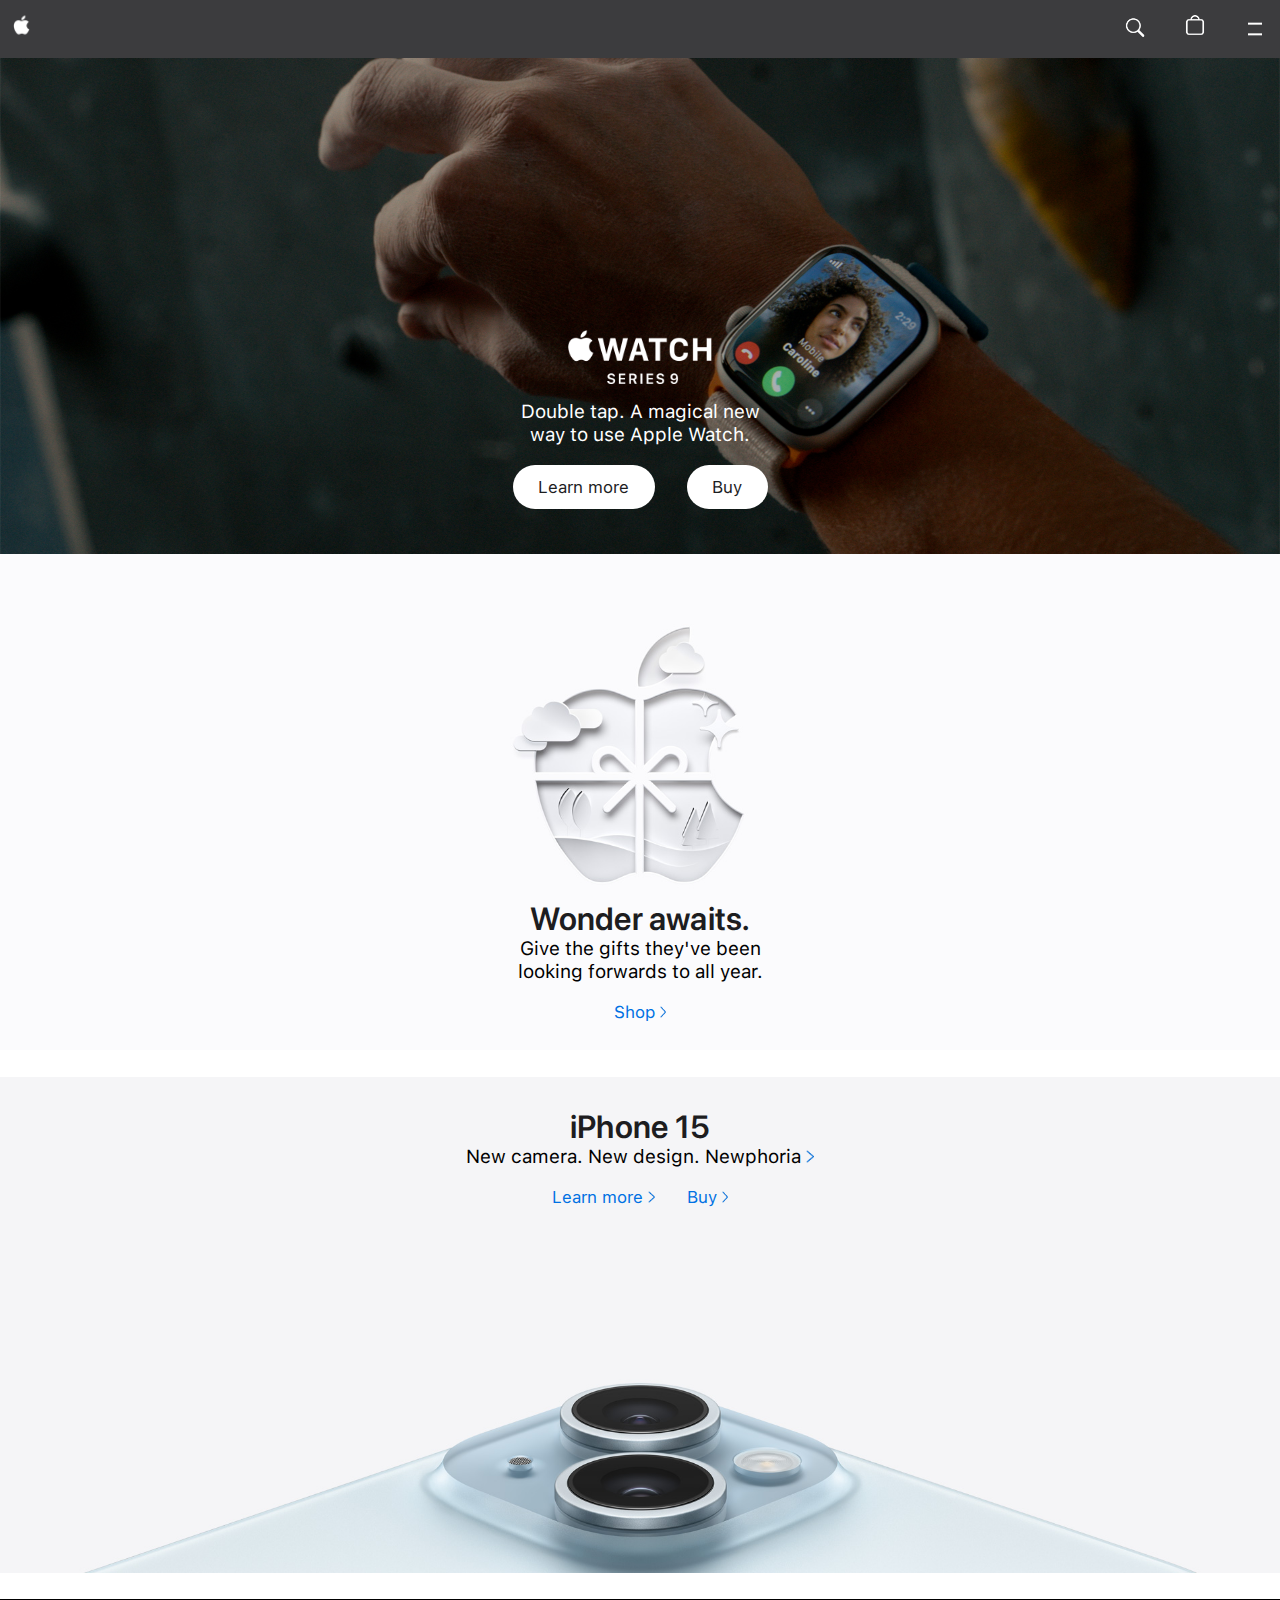
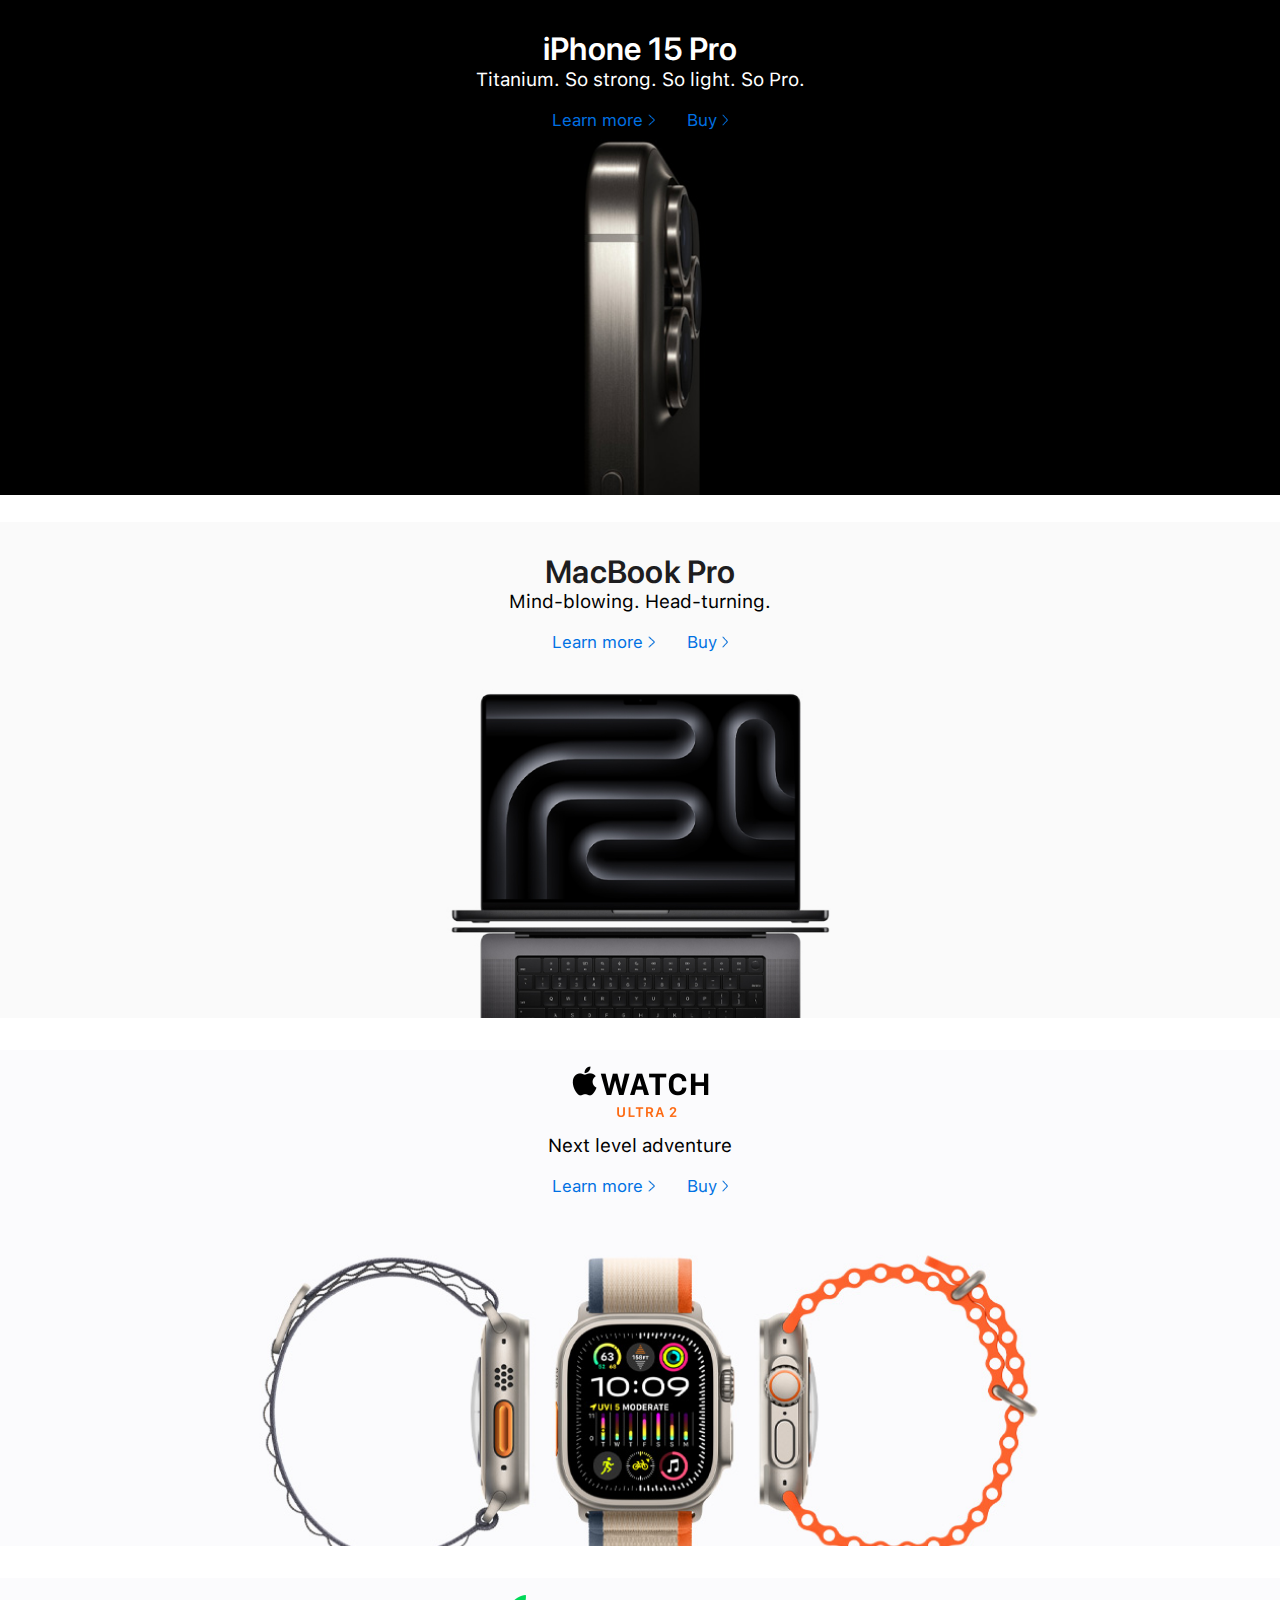
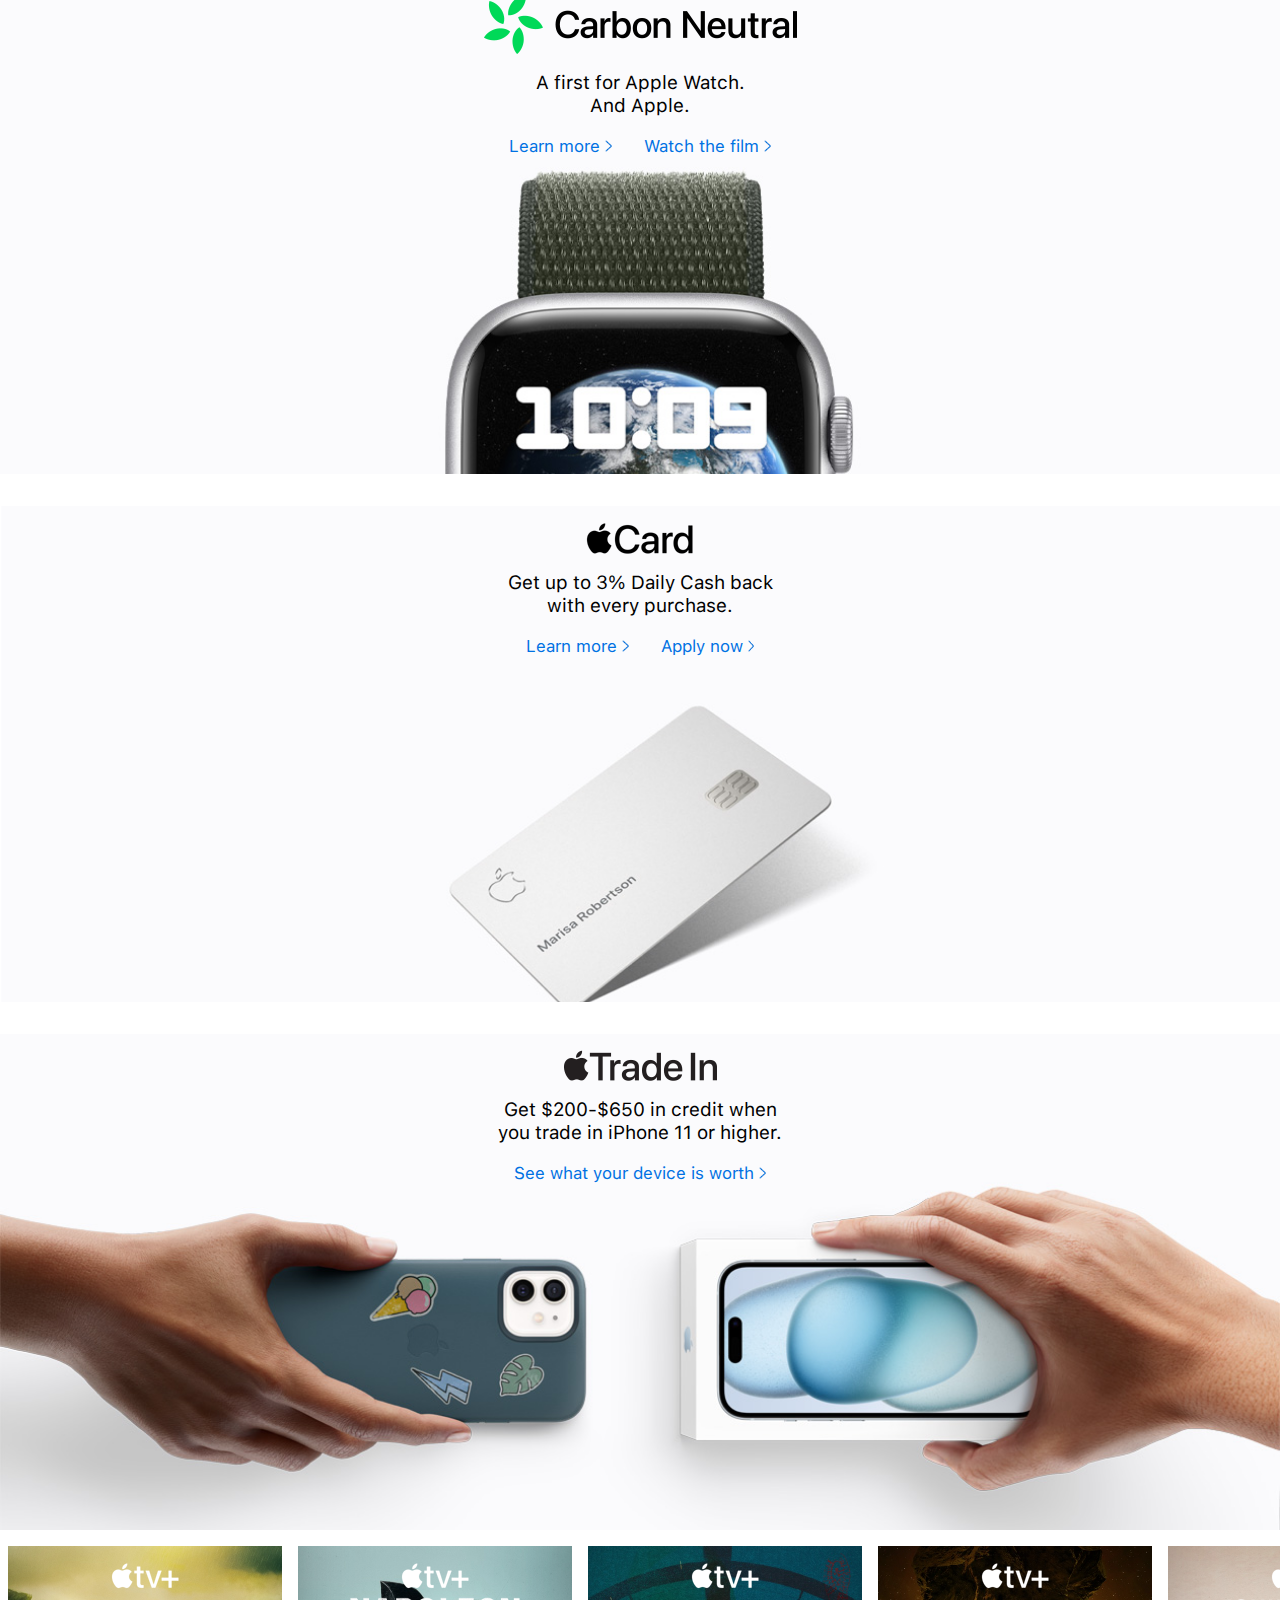
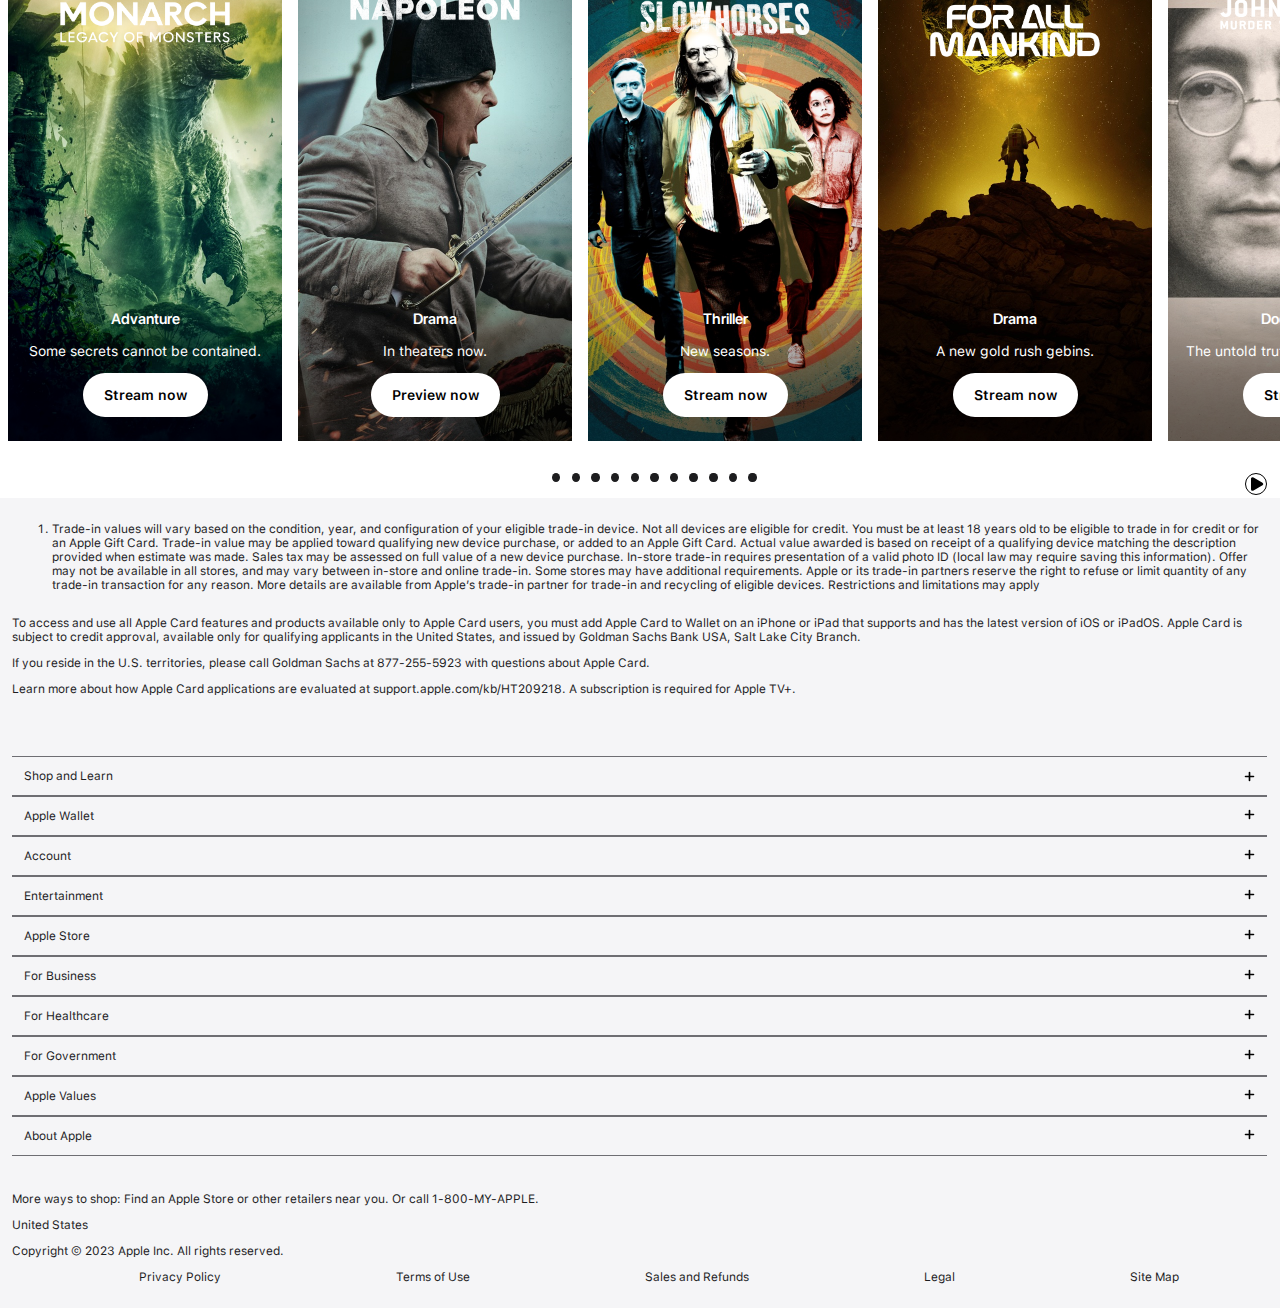
<file: page2.html>
<!DOCTYPE html>
<html lang="en">

<head>
    <meta charset="UTF-8">
    <meta name="viewport" content="width=device-width, initial-scale=1.0">
    <title>Apple - Homepage - Fei</title>



    <link href="styles/style.css" rel="stylesheet">

    <link rel="icon" type="image/svg+xml" href="./images/favicon.ico">

</head>

<body>
    <header class="hoofd2">
        <h1 class="visually-hidden">Apple Homepage</h1>
        <nav class="globalnav home">
            <ul>
                <!-- apple logo -->
                <li><a href="/index.html"><img src="images/pagina2/appel-icon-white.png" alt="apple logo"></a></li>

                <!-- zoek logo -->
                <li> <img src="images/pagina2/search-white.png" alt="search icon"></li>

                <!-- cart -->
                <li> <img src="images/pagina2/bag-white.png" alt="bag icon"></li>

                <li>
                    <ul class="streepjes tweede">
                        <li>
                            <button aria-label="menu" aria-expanded="false">
                                <span></span>
                                <span></span>
                            </button>
                        </li>
                    </ul>
                </li>

            </ul>
        </nav>
    </header>




    <main class="main-2">
        <section>
            <article>
                <div>
                    <img class="titel-img" src="images/pagina2/hero_logo_apple_watch_series_9__eg5xcrxghuaa_large.png"
                        alt="apple watch titel logo">
                    <p>Double tap. A magical new way to use Apple Watch.</p>
                    <div>
                        <a href="#">Learn more</a>
                        <a href="#">Buy</a>
                    </div>
                </div>
            </article>

            <!-- wonder awaits -->
            <article>
                <div>
                    <h2>Wonder awaits.</h2>
                    <p>Give the gifts they've been looking forwards to all year.</p>
                    <a href="#">Shop
                        <img class="arrow" src="./images/arrow-right.png" alt="blue arrow right">
                    </a>
                </div>
            </article>

            <!-- iphone 15 -->
            <article>
                <div>
                    <h2>iPhone 15</h2>
                    <p>New camera. New design. Newphoria
                        <img class="arrow" src="images/arrow-right.png" alt="blue arrow right">
                    </p>
                    <div>
                        <a href="#">Learn more
                            <img class="arrow" src="images/arrow-right.png" alt="blue arrow right"></a>
                        <a href="#">Buy
                            <img class="arrow" src="images/arrow-right.png" alt="blue arrow right"></a>
                    </div>
                </div>
            </article>

            <!-- iphone 15 pro -->
            <article>
                <div>
                    <h2>iPhone 15 Pro</h2>
                    <p>Titanium. So strong. So light. So Pro.</p>
                    <div>
                        <a href="#">Learn more
                            <img class="arrow" src="images/arrow-right.png" alt="blue arrow right"></a>
                        <a href="#">Buy
                            <img class="arrow" src="images/arrow-right.png" alt="blue arrow right"></a>
                    </div>
                </div>
            </article>


            <article>
                <div>
                    <h2>MacBook Pro</h2>
                    <p>Mind-blowing. Head-turning.</p>
                    <div>
                        <a href="#">Learn more
                            <img class="arrow" src="images/arrow-right.png" alt="blue arrow right">
                        </a>
                        <a href="#">Buy
                            <img class="arrow" src="images/arrow-right.png" alt="blue arrow right">
                        </a>
                    </div>
                </div>
            </article>

            <!-- apple watch -->
            <article>
                <div>
                    <img class="titel-img" src="images/pagina2/promo_logo_apple_watch_ultra2__ggg2x39rsvqu_large.png"
                        alt="apple watch ultra">
                    <p>Next level adventure</p>
                    <div>
                        <a href="#">Learn more
                            <img class="arrow" src="images/arrow-right.png" alt="blue arrow right">
                        </a>
                        <a href="#">Buy
                            <img class="arrow" src="images/arrow-right.png" alt="blue arrow right">
                        </a>
                    </div>
                </div>
            </article>


            <!-- carbon neutral -->
            <article>
                <div>
                    <img class="titel-img" src="images/pagina2/promo_logo_carbon_neutral__dhaee115fxoy_large.png"
                        alt="logo carbon neutral">
                    <p>A first for Apple Watch. <br> And Apple.</p>
                    <div>
                        <a href="#">Learn more
                            <img class="arrow" src="images/arrow-right.png" alt="blue arrow right">
                        </a>

                        <a href="#">Watch the film
                            <img class="arrow" src="images/arrow-right.png" alt="blue arrow right">
                        </a>
                    </div>
                </div>
            </article>

            <!-- apple card -->
            <article>
                <div>
                    <img class="titel-img" src="images/pagina2/logo__dcojfwkzna2q_large.png" alt="apple card">
                    <p>Get up to 3% Daily Cash back with every purchase.</p>
                    <div>
                        <a href="#">Learn more
                            <img class="arrow" src="images/arrow-right.png" alt="blue arrow right">

                        </a>
                        <a href="#">Apply now
                            <img class="arrow" src="images/arrow-right.png" alt="blue arrow right">

                        </a>
                    </div>
                </div>
            </article>


            <article>
                <div>
                    <img class="titel-img" src="images/pagina2/logo_tradein__d1fpktgipvki_large.png"
                        alt="a iphone and a apple box">
                    <p>Get $200-$650 in credit when you trade in iPhone 11 or higher.</p>
                    <a href="#">See what your device is worth
                        <img class="arrow" src="images/arrow-right.png" alt="blue arrow right">

                    </a>
                </div>
            </article>
        </section>

        <section class="movies">
            <article>
                <ul class="movie-set">
                    <li>
                        <img src="images/pagina2/gallery/titels/logo_hero_light__d7t8cya4x26a_small.png"
                            alt="logo apple tv plus">
                        <img src="images/pagina2/gallery/titels/monarch.png" alt="title logo Monarch">
                        <div>
                            <h3>Advanture</h3>
                            <p>Some secrets cannot be contained.</p>
                            <button>Stream now</button>
                        </div>
                    </li>

                    <li>
                        <img src="images/pagina2/gallery/titels/logo_hero_light__d7t8cya4x26a_small.png"
                            alt="logo apple tv plus">
                        <img src="images/pagina2/gallery/titels/napoleon.png" alt="title logo Napoleon">
                        <div>
                            <h3>Drama</h3>
                            <p>In theaters now.</p>
                            <button>Preview now</button>
                        </div>
                    </li>

                    <li>
                        <img src="images/pagina2/gallery/titels/logo_hero_light__d7t8cya4x26a_small.png"
                            alt="logo apple tv plus">
                        <img src="images/pagina2/gallery/titels/slow-horse.png" alt="title logo slow horses">
                        <div>
                            <h3>Thriller</h3>
                            <p>New seasons.</p>
                            <button>Stream now</button>
                        </div>
                    </li>

                    <li>
                        <img src="images/pagina2/gallery/titels/logo_hero_light__d7t8cya4x26a_small.png"
                            alt="logo apple tv plus">
                        <img src="images/pagina2/gallery/titels/for-all-mankind.png" alt="title logo for all mankind">
                        <div>
                            <h3>Drama</h3>
                            <p>A new gold rush gebins.</p>
                            <button>Stream now</button>
                        </div>
                    </li>

                    <li>
                        <img src="images/pagina2/gallery/titels/logo_hero_light__d7t8cya4x26a_small.png"
                            alt="logo apple tv plus">
                        <img src="images/pagina2/gallery/titels/john.png" alt="title logo john lennon">
                        <div>
                            <h3>Documentary</h3>
                            <p>The untold truth behind the tragedy.</p>
                            <button>Stream now</button>
                        </div>
                    </li>

                    <li>
                        <img src="images/pagina2/gallery/titels/logo_hero_light__d7t8cya4x26a_small.png"
                            alt="logo apple tv plus">
                        <img src="images/pagina2/gallery/titels/charlie-brown.png"
                            alt="title logo a charlie brown christmas">
                        <div>
                            <h3>Holiday</h3>
                            <p>Happiness is the holidays!</p>
                            <button>Stream now</button>
                        </div>
                    </li>

                    <li>
                        <img src="images/pagina2/gallery/titels/logo_hero_light__d7t8cya4x26a_small.png"
                            alt="logo apple tv plus">
                        <img src="images/pagina2/gallery/titels/spirited.png" alt="title logo spirited">
                        <div>
                            <h3>Comedy</h3>
                            <p>A new musical comedy based on a holiday classic.</p>
                            <button>Stream now</button>
                        </div>
                    </li>

                    <li>
                        <img src="images/pagina2/gallery/titels/logo_hero_light__d7t8cya4x26a_small.png"
                            alt="logo apple tv plus">
                        <img src="images/pagina2/gallery/titels/hannah.png" alt="title logo Wannah Waddingham">
                        <div>
                            <h3>Holiday</h3>
                            <p>A star-studded Christmas spectacular.</p>
                            <button>Stream now</button>
                        </div>
                    </li>

                    <li>
                        <img src="images/pagina2/gallery/titels/logo_hero_light__d7t8cya4x26a_small.png"
                            alt="logo apple tv plus">
                        <img src="images/pagina2/gallery/titels/lessons-in-chem.png"
                            alt="title logo Lessons in chemistry ">
                        <div>
                            <h3>Drama</h3>
                            <p>Life rarely follows a formula.</p>
                            <button>Stream now</button>
                        </div>
                    </li>

                    <li>
                        <img src="images/pagina2/gallery/titels/logo_hero_light__d7t8cya4x26a_small.png"
                            alt="logo apple tv plus">
                        <img src="images/pagina2/gallery/titels/messi.png" alt="title logo Messi">
                        <div>
                            <h3>Documentary</h3>
                            <p>The world champion's next chapter.</p>
                            <button>Stream now</button>
                        </div>
                    </li>
                </ul>
            </article>


            <ul class="bolletjes">
                <li></li>
                <li></li>
                <li></li>
                <li></li>
                <li></li>
                <li></li>
                <li></li>
                <li></li>
                <li></li>
                <li></li>
                <li><img src="images/play-icon.svg" alt=""></li>
            </ul>

        </section>
    </main>

    <footer>
        <section>
            <ol>
                <li>Trade-in values will vary based on the condition, year, and configuration of your eligible
                    trade-in
                    device. Not all devices are eligible for credit. You must be at least 18 years old to be eligible to
                    trade
                    in for credit or for an Apple Gift Card. Trade-in value may be applied toward qualifying new device
                    purchase, or added to an Apple Gift Card. Actual value awarded is based on receipt of a qualifying
                    device
                    matching the description provided when estimate was made. Sales tax may be assessed on full value of
                    a
                    new
                    device purchase. In-store trade-in requires presentation of a valid photo ID (local law may require
                    saving
                    this information). Offer may not be available in all stores, and may vary between in-store and
                    online
                    trade-in. Some stores may have additional requirements. Apple or its trade-in partners reserve the
                    right
                    to
                    refuse or limit quantity of any trade-in transaction for any reason. More details are available from
                    Apple’s
                    trade-in partner for trade-in and recycling of eligible devices. Restrictions and limitations may
                    apply
                </li>
            </ol>

            <p>To access and use all Apple Card features and products available only to Apple Card users, you must
                add
                Apple Card to Wallet on an iPhone or iPad that supports and has the latest version of iOS or iPadOS.
                Apple
                Card is subject to credit approval, available only for qualifying applicants in the United States,
                and
                issued by Goldman Sachs Bank USA, Salt Lake City Branch.</p>
            <p> If you reside in the U.S. territories, please call Goldman Sachs at 877-255-5923 with questions
                about Apple Card.</p>
            <p> Learn more about how Apple Card applications are evaluated at support.apple.com/kb/HT209218.
                A subscription is required for Apple TV+.</p>

        </section>


        <section class="breadcrumbs">
            <nav>
                <ul class="broodkruimels">
                    <li>Shop and Learn <img src="images/button-icon-plus.svg" alt="plus icon"></li>
                    <li>Apple Wallet<img src="images/button-icon-plus.svg" alt="plus icon"></li>
                    <li>Account<img src="images/button-icon-plus.svg" alt="plus icon"></li>
                    <li>Entertainment<img src="images/button-icon-plus.svg" alt="plus icon"></li>
                    <li>Apple Store<img src="images/button-icon-plus.svg" alt="plus icon"></li>
                    <li>For Business<img src="images/button-icon-plus.svg" alt="plus icon"></li>
                    <li>For Healthcare<img src="images/button-icon-plus.svg" alt="plus icon"></li>
                    <li>For Government<img src="images/button-icon-plus.svg" alt="plus icon"></li>
                    <li>Apple Values<img src="images/button-icon-plus.svg" alt="plus icon"></li>
                    <li>About Apple<img src="images/button-icon-plus.svg" alt="plus icon"></li>
                </ul>
            </nav>
        </section>


        <section>
            <article>
                <p>More ways to shop: Find an Apple Store or other retailers near you. Or call 1-800-MY-APPLE.</p>
                <p>United States</p>
                <p>Copyright ©
                    2023
                    Apple Inc. All rights reserved.
                </p>
            </article>
        </section>

        <nav>
            <ul>
                <li><a href="#"></a>Privacy Policy</li>
                <li><a href="#"></a>Terms of Use</li>
                <li><a href="#"></a>Sales and Refunds</li>
                <li><a href="#"></a>Legal</li>
                <li><a href="#"></a>Site Map</li>
            </ul>
        </nav>
    </footer>

    <script defer src="scripts/script.js"></script>

</body>

</html>
</file>
<file: styles/style.css>
/**************/
/* CSS REMEDY */
/**************/

@font-face {
	font-family: 'display-semibold';
	src: url(./font/SF-Pro-Display-Semibold.woff);
}

@font-face {
	font-family: 'text-regular';
	src: url(./font/SF-Pro-Text-Regular.woff);
}

@font-face {
	font-family: 'text-semibold';
	src: url(./font/SF-Pro-Text-Semibold.woff);
}

*,
*::after,
*::before {
	box-sizing: border-box;
}

/*********************/
/* CUSTOM PROPERTIES */
/*********************/
:root {
	/* startje */
	--body-bg: white;
	--container: white;
	--container-2: #fafafa;
	--container-3: #fafafa;

	--color-text: #1d1d1f;
	--color-dark-text: #1d1d1f;


	--toggle-color: #212124;


	--color-blue: #0071E3;
	--color-greytint: #fafafa;
	--color-grijs: #fafafa;
	--color-grey-text: #6e6e73;

	--color-white: white;


	--color-footer-grey-dark: #f5f5f7;


	/* ********* Button colors ************ */
	--button-plus-color: rgb(51, 51, 54);

	--button-color-arrow: rgba(0, 0, 0, 0.56);
	--button-color-paddle-active: rgba(210, 210, 215, 0.64);
	--button-color-paddle-inactive: rgba(210, 210, 215, 0.64);
}

/* DARK MODE*/
@media (prefers-color-scheme:dark) {
	:root {
		--body-bg: #212124;
		--container-2: #464646;
		--container-3: white;

		--toggle-color: #212124;

		--color-text: white;
		--color-white: #ffffff;
		--color-greytint: #464646;

		--color-blue: #0071E3;
		--color-grey-text: #6e6e73;

		--color-footer-grey-dark: #343434
	}
}




body {
	background-color: var(--body-bg);
	margin: 0;
}


ul {
	text-decoration: none;
	list-style: none;
}

button {
	border: none;
	cursor: pointer;
}


/****************/
/* JOUW STYLING */
/****************/

/* jouw code */

/* ************************************* HEADER *************************************  */
body header {
	background-color: var(--body-bg);
}


img {
	max-width: 100%;
}

a {
	color: var(--color-blue);
	text-decoration: none;
	font-family: text-regular;
	font-size: 0.875em;
}

h1 {
	font-family: display-semibold;
	font-size: 3em;
	color: var(--color-text);
}

h2 {
	font-family: display-semibold;
	font-size: 1.75em;
	color: var(--color-text);
	letter-spacing: .007em;
	line-height: 1.1428571429;
}

h3 {
	font-family: display-semibold;
	font-size: 1.3125em;
}

h4 {
	font-family: text-semibold;
	font-size: 1.1875em;
}

p {
	font-family: text-regular;
}




/* ****************** Hamburger menu ***************** */

.globalnav ul {
	position: relative;
	margin: 0;
	padding-left: .8em;

	display: flex;
	gap: 2em;
	align-items: center;
}

.globalnav ul li:first-of-type {
	margin-right: auto;
}

.globalnav li,
ul {
	margin-right: .125em;
}



/* ************ streepjes button ************* */

/* Bron */
/* https://codepen.io/Fkielema/pen/PoVLMNm */
.streepjes button {
	display: grid;
	place-items: center;

	margin-left: -1em;
	padding-left: 0;
	width: 3em;
	height: 3em;
	background-color: transparent;
}

/* lijntjes van button */
.streepjes button span {
	grid-row-start: 1;
	grid-column-start: 1;

	width: 1em;
	height: .1em;
	background-color: var(--color-text);

	transition-duration: .5s;
}


.streepjes.tweede button span {
	background-color: var(--color-white);
}


.streepjes button span:nth-last-of-type(1) {
	transform: translateY(-.4em);
}

.streepjes button span:nth-last-of-type(2) {
	transform: translateY(.4em);
}






/* ************************************* Navigation *************************************  */
/* andere macbook links */
/* bron: https://codepen.io/shooft/pen/KKbwmao */

.chapternav {
	margin-top: -1em;
	overflow-x: auto;
	scroll-snap-type: x mandatory;
	overscroll-behavior: contain auto;
}

.chapternav-items {
	display: flex;
	gap: 2em;

}

.chapternav-items li {
	flex-basis: 5em;
	flex-shrink: 0;

	display: flex;
	flex-direction: column;
}


.chapternav-items p {
	color: var(--color-text);
	font-family: text-regular;
	font-size: 0.75em;
	text-align: center;
}

.chapternav-items img {
	width: auto;
	height: 3.5em;
}


/* ***************************** Interactie BUTTONS ************************* */
.buttons ul {
	display: flex;
	justify-content: start;
	align-items: center;
	gap: 1em;
}

/* ********************************* */
/* kerst pot */
#pot {
	position: relative;
	width: 4em;
	height: auto;
	cursor: pointer;
	z-index: 20;
}

/* kerstboom */
.plant {
	position: absolute;
	width: 4em;
	height: auto;
	transform: translateY(0) scale(0);
	opacity: 0;
	transition: all 2s ease-out;
}

.plant-visable {
	transform: translateY(-4em) scale(1);
	opacity: 100;
	transition: all 2s ease-out;
}


/* *********************** SneeuwVlokken ******************** */
/* bron: https://www.sinds1971.nl/spelenmetcss/vetgans/ */

header nav:nth-of-type(3) {
	width: auto;
	height: 6em;
}

/* labels */
label {
	position: relative;
	display: flex;
	width: 2em;
	height: 2em;
	font-size: 2em;
	line-height: 1em;
	text-align: center;
	background-color: #bbb;
	border-radius: 50%;
	justify-content: center;
	align-items: center;
	cursor: pointer;
}




input:focus-visible+label,
label:hover {
	background-color: rgb(0, 126, 0);
}

input {
	background-color: transparent;
}

/* check box */
#sneeuw {
	appearance: none;
}


/* optie: sneeuw */
#sneeuw+label::before {
	content: "\1F328";
}

#sneeuw:checked+label::before {
	content: "\1F324";
}

.sneeuwvlokken {
	display: none;
}

.show {
	display: block;
}


#sneeuwknop {
	width: 0;
	height: 0;
	background-color: transparent;
	appearance: none;
	border: none;

}

/* container */
.sneeuwvlokken {
	position: fixed;
	left: 0;
	right: 0;
	top: 0;
	z-index: 9999;
}

/* de vlokken */
@keyframes sneeuwvlok-neer {
	0% {
		top: -10%
	}

	100% {
		top: 100%
	}
}

@keyframes sneeuwvlok-heen-en-weer {
	0% {
		transform: translateX(0px)
	}

	50% {
		transform: translateX(80px)
	}

	100% {
		transform: translateX(0px)
	}
}

/* sneeuwvlokken zelf */
.sneeuwvlokken div {
	position: fixed;
	top: -10%;
	color: #fff;
	user-select: none;
	opacity: 0;
	animation:
		sneeuwvlok-neer 10s linear infinite paused,
		sneeuwvlok-heen-en-weer 3s ease-in-out infinite paused;
}

body .sneeuwvlokken div {
	opacity: 1;
	animation-play-state: running;
}

.sneeuwvlokken div:nth-of-type(1) {
	left: 2%;
	animation-delay: 1.0s, 1.1s;
}

.sneeuwvlokken div:nth-of-type(2) {
	left: 7%;
	animation-delay: 6.2s, .5s;
}

.sneeuwvlokken div:nth-of-type(3) {
	left: 12%;
	animation-delay: 3.8s, 2.2s;
}

.sneeuwvlokken div:nth-of-type(4) {
	left: 17%;
	animation-delay: 2.2s, 2.3s;
}

.sneeuwvlokken div:nth-of-type(5) {
	left: 22%;
	animation-delay: 8.4s, 2.9s;
}

.sneeuwvlokken div:nth-of-type(6) {
	left: 27%;
	animation-delay: 5.7s, 2.4s;
}

.sneeuwvlokken div:nth-of-type(7) {
	left: 32%;
	animation-delay: 2.3s, 0.8s;
}

.sneeuwvlokken div:nth-of-type(8) {
	left: 37%;
	animation-delay: 1.4s, 0.2s;
}

.sneeuwvlokken div:nth-of-type(9) {
	left: 42%;
	animation-delay: 3.1s, 1.5s;
}

.sneeuwvlokken div:nth-of-type(10) {
	left: 47%;
	animation-delay: 0s, 0s;
}

.sneeuwvlokken div:nth-of-type(11) {
	left: 52%;
	animation-delay: 5s, 1.6s;
}

.sneeuwvlokken div:nth-of-type(12) {
	left: 57%;
	animation-delay: 2.3s, 1.7s;
}

.sneeuwvlokken div:nth-of-type(13) {
	left: 62%;
	animation-delay: 2.8s, .5s;
}

.sneeuwvlokken div:nth-of-type(14) {
	left: 67%;
	animation-delay: 9.1s, 2.3s;
}

.sneeuwvlokken div:nth-of-type(15) {
	left: 72%;
	animation-delay: 6.9s, 0.2s;
}

.sneeuwvlokken div:nth-of-type(16) {
	left: 77%;
	animation-delay: 4.3s, .9s;
}

.sneeuwvlokken div:nth-of-type(17) {
	left: 82%;
	animation-delay: 2.6s, .3s;
}

.sneeuwvlokken div:nth-of-type(18) {
	left: 87%;
	animation-delay: 1.2s, 1.4s;
}

.sneeuwvlokken div:nth-of-type(19) {
	left: 92%;
	animation-delay: 9.6s, 2.6s;
}

.sneeuwvlokken div:nth-of-type(20) {
	left: 97%;
	animation-delay: 5.8s, 1.2s;
}



/* ******************* Santa Moving ****************** */

/* Bron */
/* https://codepen.io/jemware/pen/kPoYbe */

#santaKnop {
	color: white;
	font-family: 'display-semibold';
	font-weight: bold;
	font-size: 1.5em;
	text-align: center;
	text-decoration: none;
	background-color: #cf0000;
	display: block;
	position: relative;
	padding: .5em 1em;

	text-shadow: 0 1px 0 #000;

	box-shadow: inset 0 1px 0, 0 10px 0 #770000;
	border-radius: .5em;
}

#santaKnop:active {
	top: .5em;
	background-color: rgb(220, 3, 3);
}

/* container */
/* ChatAi */
.santa {
	background-color: transparent;
	width: 100vw;
	height: 8em;
	position: relative;
	overflow: hidden;
}

/* santa image */
.santamove {
	position: absolute;
	width: 12em;
	z-index: 10;
	left: -50vw;

	transform: translateX(0) scale(1);
	opacity: 1;
	transition: all 5s ease-out;
}

/* santa moving */
.santamove-bewegen {
	transform: translateX(40em) scale(1);
	opacity: 100;
	transition: all 5s ease-out;
}


/* **************** ribbon ************** */

header section p {
	font-size: 0.875em;

	color: var(--color-text);
	font-family: text-regular;
	text-align: center;
	background-color: var(--color-greytint);
	padding: 1em;
}

header section span {
	font-size: 0.875em;
	color: var(--color-blue);
}

.arrow {
	text-align: center;
	align-items: center;
	width: .4em;
}


/* ************************************* Main *************************************  */

#eerste-sectie {
	padding-left: 1em;
	padding-right: 1em;
}

#eerste-sectie h1 {
	margin-top: .8em;
	margin-bottom: .1em;

}

#eerste-sectie p {
	font-size: 1.3125em;
	font-family: 'display-semibold';

	width: 10em;
	margin: 0 0 3.5em 0;
	color: var(--color-text);
}

video {
	width: 100%;
	height: 97vh;
	object-fit: cover;
	position: relative;
	border-radius: 1.75em;
	margin-bottom: 2em;
}


/* ***************** Gallery cards ****************  */

.gallery-cards {
	padding-left: 1em;
}

.gallery-cards h2 {
	margin-top: 1.5em;
}

.gallery-cards article {
	overflow-x: auto;
	scroll-snap-align: center;
	scroll-snap-type: x mandatory;
	overscroll-behavior: contain auto;
}



/* ************** Card Sets ************* */
.card-set {
	display: grid;
	grid-template-columns: repeat(7, 1fr);
	gap: 1.25em;
	margin-left: -2em;
}

.card-set li {
	width: 16em;
	height: 29em;
	border-radius: 1.75em;

	background-repeat: no-repeat;
	background-position: center;
	background-size: cover;
	scroll-snap-align: center;

	padding: 1em;
	margin-bottom: 1.5em;
	display: grid;
	grid-template-rows: repeat(9, 1fr);
	grid-template-columns: repeat(5, 1fr);


	transition: .4s ease;
	transform: scale(1);
}

.card-set li:hover {
	transition: .4S ease;
	transform: scale(1.02);
}


.card-set li h3 {
	font-size: 1em;
	grid-column: span 6;
	font-family: 'text-regular';
}

.card-set li p {
	font-size: 1.2em;
	font-family: 'text-semibold';
	margin: 0;

	grid-row: 2;
	grid-column: span 5;
}


/* font color for cards */
.white {
	color: var(--color-white);
}

.black {
	color: var(--color-dark-text);
}

.card-set li button {
	width: 2.7em;
	height: 2.7em;
	background-color: var(--button-plus-color);
	border-radius: 50%;

	grid-column-start: 6;
	grid-row-start: 10;

	display: flex;
	justify-content: center;
	align-items: center;
}

/* plus icon */
.card-set li button img {
	width: 1.4em;
}


.card-set li:nth-of-type(1) {
	background-image: url(../images/started/mac_ease__bvgkz2zdltxy_xlarge.jpg);
}

.card-set li:nth-of-type(2) {
	background-image: url(../images/started/mac_performance__dh5hyac1zf8m_xlarge.jpg);
}

.card-set li:nth-of-type(3) {
	background-image: url(../images/started/mac_iphone__gh1tblkt6bqm_xlarge.jpg);
}

.card-set li:nth-of-type(4) {
	background-image: url(../images/started/mac_compatibility__cu59oukz81ci_xlarge.jpg);
}

.card-set li:nth-of-type(5) {
	background-image: url(../images/started/mac_security__gfwda10khdym_xlarge.jpg);
}

.card-set li:nth-of-type(6) {
	background-image: url(../images/started/mac_durability__epiwcuk7zkeq_xlarge.jpg);
}

.card-set li:nth-of-type(7) {
	background-image: url(../images/started/mac_values__c9gck9qi4kia_xlarge.jpg);
}




/* ********************************* Paddle Buttons **************************** */
.card-paddles {
	display: flex;
	margin: 0em 0 5em 15em;
	padding-bottom: 2em;

}

.card-paddles button {
	width: 2.7em;
	height: 2.7em;
	background-color: var(--button-color-paddle-active);
	border-radius: 50%;

	display: flex;
	justify-content: center;
	align-items: center;
}

.card-paddles button:first-of-type {
	margin-right: 1.3em;
}

.card-paddles button:first-of-type img {
	width: .8em;
	transform: rotate(180deg);
}

.card-paddles button:nth-of-type(2) img {
	width: .8em;

}



/* ********************* blauwe links************************** */


.blue-links a:first-of-type {
	background-color: var(--color-blue);
	padding: 0.7em 1.1em;
	border-radius: 8em;
	color: var(--color-white);

	margin-right: 1em;
}



/* ************ HR LIJN ************** */

hr {
	bottom: 0;
	margin-top: 5em;
	border-top: .1em solid --color-grijs;
	width: 100vw;
}


/* ***************************************************** */



.lineup {
	background-color: var(--color-greytint);
	padding-left: 1em;
	padding-top: 2em;
}

.lineup h3 {
	color: var(--color-text);
}

.lineup h2 {
	margin-top: 2.5em;
}

.lineup section {
	display: flex;
	overflow-x: auto;
	scroll-snap-align: center;
	scroll-snap-type: x mandatory;
	overscroll-behavior: contain auto;
}

.lineup li {
	scroll-snap-align: center;
}


/* *********************************** Line up **********************************  */
/* ************ toggle buttons ************ */
/* different mac products */

.toggle-gallery ul {
	background-color: white;
	border-radius: 32em;
	width: 18em;
	padding: 0;
	margin: 4em 0 4em 0;
	display: flex;
}

.toggle-gallery ul li button {
	background-color: var(--color-white);
	font-size: 0.8em;
	font-family: text-regular;

	margin: 0;
	padding: 0.9em 1.7em;
	border-radius: 8em;
}

.toggle-gallery ul li:nth-of-type(1) button {
	background-color: var(--toggle-color);
	color: var(--color-white);
}



/* verhouding van mac foto en stuk tekst */
.lineup section article {
	width: 80vw;
	flex: none;
}

.lineup article {
	margin-right: 15vw;
	margin-left: -2em;
}


/* ********************************* */
.lineup-product p {
	font-family: 'text-regular';
	font-size: 0.875em;
	color: var(--color-text);
}

.lineup-product div p {
	font-size: 0.875em;
	font-family: 'text-semibold';
}




/* ruimte tussen mac en kleuren bolletjes */
.lineup-product img:first-child {
	margin-bottom: 2em;
}

.lineup-product li:nth-of-type(2) {
	margin-bottom: 3em;
}



/* ********* bolletjes kleuren van macs ********** */
.product-tile-colors {
	display: flex;
	margin: 0 0 3em 0;
}


.product-tile-colors button {
	margin-right: .4em;
}

.colours {
	width: .8em;
	height: .8em;
	border-radius: 50%;
	box-shadow: inset 0 1px 1px rgba(0, 0, 0, 0.714);
}

.colours.grey {
	background-color: #7d7e80;
}

.colours.silver {
	background-color: #e3e4e5;
}

.colours.roze {
	background-color: #f9d4c2;
}

.colours.midnight {
	background-color: #2e3642;
}

.colours.starlight {
	background-color: #f0e4d3;
}

.colours.black {
	background-color: #2e2c2e;
}


/* ********************************* TEXT GEDEELTE **************************** */

.tekst-gedeelte {
	display: grid;
	grid-template-rows: repeat(5, 20vh);
	grid-template-columns: 1fr;

	padding-top: 3em;
}

.tekst-gedeelte li {
	padding: 0;
}


.tekst-gedeelte li p span {
	font-size: 21px;
	font-family: 'text-semibold';
}

.tekst-gedeelte li p {
	font-size: 0.75em;
	color: var(--color-text);
}



.tekst-gedeelte li:first-of-type {
	grid-row-start: 1;
}

.tekst-gedeelte li:nth-of-type(2) {
	grid-row-start: 2;

}

.tekst-gedeelte li:nth-of-type(3) {
	grid-row-start: 3;

}

.tekst-gedeelte li:nth-of-type(4) {
	grid-row-start: 4;

}

.tekst-gedeelte li:nth-of-type(5) {
	grid-row-start: 5;
}



/* *************************************** Best to Buy *************************** */

.besttobuy {
	background-color: var(--color-greytint);
	padding-top: 2em;
	padding-left: 1em;
}


.besttobuy ul {
	display: grid;
	grid-template-columns: repeat(7, 1fr);
	grid-template-rows: 1fr;
	gap: 1.25em;

	padding: 0;
	margin-top: 2.5em;
	padding-bottom: 1em;

	overflow-x: auto;
	scroll-snap-type: x mandatory;
	overscroll-behavior: contain auto;
	scroll-snap-align: center;
}


.besttobuy li {
	position: relative;
	width: 16.65em;
	height: 17em;
	padding: 1.5em;

	background-color: var(--color-white);
	border-radius: 1.75em;

	transition: .4s ease;
	transform: scale(1);
}

.besttobuy li:hover {
	transition: .4s ease;
	transform: scale(1.02);
}

.besttobuy h2 {
	width: 10em;
}

.besttobuy h3 {
	margin: .5em 0 0 0;
}

.besttobuy p {
	font-size: 0.875em;
}

.besttobuy ul li button {
	position: absolute;
	display: block;
	right: 2em;
	bottom: 1.5em;

	width: 2.7em;
	height: 2.7em;
	background-color: var(--button-plus-color);
	border-radius: 50%;


	display: flex;
	justify-content: center;
	align-items: center;
}


.besttobuy ul li button img:first-child {
	width: 1.4em;
}


.besttobuy li:first-of-type img {
	width: 3.3em;
}

.besttobuy li:nth-of-type(5) img {
	width: 3.3em;
}

.besttobuy li:nth-of-type(6) h3 {
	width: 9em;
}




/* **************** significant other ************* */
.significant-others h2 {
	margin-top: 5em;
	padding-left: 1em;
}

.significant-others ul {
	color: var(--color-text);
	background-color: var(--container-2);
	margin-top: 4em;
	margin-left: 1em;
	margin-right: 1em;

	border-radius: 1.75em;

	display: flex;
	flex-direction: column;
	text-align: left;
	padding: 1.875em;
}

.significant-others ul p {
	font-size: 0.875em;
}

.significant-others ul li:first-child {
	margin-bottom: 1em;
}


.significant-others ul li:first-child div {
	position: relative;
	display: flex;
	align-items: center;
}

.significant-others ul li:first-child div img {
	position: absolute;
	width: .8em;
	transform: rotate(-90deg);
	right: 0;
}


.significant-others ul li:nth-of-type(2) {
	border-top: solid .1em;
	border-bottom: solid .1em;
	border-color: var(--color-grey-text);
}

.significant-others ul li:nth-of-type(2) {
	position: relative;
	display: flex;
	align-items: center;
}

.significant-others ul li:nth-of-type(3) {
	position: relative;
	display: flex;
	align-items: center;
}


.grijzePijl {
	position: absolute;
	right: 0;
	width: .8em;
	transform: rotate(90deg);
}




/* ***************** mac essentials ****************** */
.macessentials {
	margin-left: 1em;
}

.macessentials h2 {
	margin-top: 3em;
}

.macessentials ul {
	padding-top: 2em;
	padding-left: 0;

	display: grid;
	grid-template-columns: 1fr 1fr;
	grid-template-rows: 1fr;

	overflow-x: auto;
	scroll-snap-align: center;
	scroll-snap-type: x mandatory;
	overscroll-behavior: contain auto;
	scroll-snap-align: center;
}



.macessentials h3 {
	justify-self: center;
}

.macessentials p,
a {
	text-align: center;
	font-size: 0.875em;
}


.macessentials ul li {
	background-color: var(--color-grijs);
	width: 16em;
	height: 29em;
	border-radius: 1.75em;
	padding: 0;

	position: relative;
	overflow: hidden;
}


.macessentials ul li:first-of-type {
	margin-right: 2em;
}


.macessentials ul li div {
	display: grid;
	grid-template-columns: 1fr;
	grid-template-rows: 1fr 1fr 1fr;
	padding: 1em;
}


.containerImg {
	position: absolute;
	bottom: 2.5em;
	left: -2em;
	transform: scale(1.5);

	max-width: 20em;
}


.macessentials ul li:nth-of-type(1) p {
	margin: 0;
}

.macessentials ul li:nth-of-type(2) p {
	width: 16em;
	margin: 0;

}

.macessentials ul li:nth-of-type(2) img {
	position: absolute;
	bottom: .1em;
	transform: scale(1.1);
}






/* *********************************** Footer ******************************** */
.explore-mac {
	background-color: var(--container-2);

	padding-top: 4em;
	padding-left: 1em;
	width: 100%;

	display: grid;
	grid-template-columns: 1fr 1fr;
	grid-template-rows: 10vh 1fr 1fr;
	gap: 1em;
}

.explore-mac h2 {


	font-size: 2em;
	grid-column-start: 1;
	grid-row-start: 1;
}

.explore-mac article:first-of-type {
	grid-column-start: 1;
	grid-row-start: 2;
}

.explore-mac article:nth-of-type(2) {
	grid-column-start: 1;
	grid-row-start: 3;
}

.explore-mac article:nth-of-type(3) {
	grid-column-start: 2;
	grid-row-start: 3;
}



.explore-mac article h3 {
	font-size: .75em;
	color: var(--color-grey-text);
}


.explore-mac ul {
	padding: 0;
}

.explore-mac li {
	margin-bottom: 0.5em;
}

.explore-mac li a {
	color: var(--color-text);
	font-size: 0.875em;
	font-family: display-semibold;

}

.explore-mac article:first-of-type ul li a {
	font-size: 1.3125em;
}





footer {
	padding: 1em;

	background-color: var(--color-footer-grey-dark);
	font-family: 'text-regular';
	font-size: 0.75em;
	color: var(--color-text);
}


footer nav:last-of-type ul {
	display: flex;
	justify-content: space-around;
}

footer ol li {
	padding-bottom: 1em;
}


/* ******************* breadcrumbs *************** */
.breadcrumbs {
	margin-top: 5em;
	margin-bottom: 3em;
}

.breadcrumbs nav ul {
	display: flex;
	flex-direction: column;

	padding: 0;
}

.breadcrumbs nav ul li {
	border-top: solid .1em;
	border-bottom: solid .1em;

	padding: 1em;
	width: 100%;

	border-color: var(--color-grey-text);
}

.breadcrumbs nav ul li:first-child {
	display: flex;
	align-items: center;
}

.breadcrumbs nav ul li:first-child img:nth-of-type(2) {
	width: 1em;
}

.breadcrumbs nav ul li:nth-of-type(2) {
	align-items: center;
}

.breadcrumbs nav ul:first-child li img {
	margin-right: 1em;
}


.broodkruimels {
	position: relative;

}

.broodkruimels li img {
	width: .9em;
	position: absolute;

	right: 0;
}




/* *********************************************************** */
/* ************************ PAGINA 2 ********************** */
/* *************HEADER *************** */
.hoofd2 {
	background-color: transparent;
	position: sticky;
	z-index: 3;
	top: 0;
}

.visually-hidden {
	position: absolute;
	left: -10000px;
	width: 1px;
	height: 1px;
	overflow: hidden;
}

/* bron */
/* https://webdesign.tutsplus.com/how-to-create-a-frosted-glass-effect-in-css--cms-32535t */
.globalnav.home {
	background-color: #1d1d1fdc;
	backdrop-filter: blur(.6em);
}

.globalnav.home ul:first-child li:nth-of-type(1) img {
	width: 1.2em;
}

.globalnav.home ul:first-child li:nth-of-type(2) img {
	width: 2em;
}

.globalnav.home ul:first-child li:nth-of-type(3) img {
	width: 1.2em;
}




/* ************************** main *********************** */
.main-2 section:first-of-type article {
	width: auto;
	height: 31em;

	background-repeat: no-repeat;
	background-position: center;
	background-size: cover;
	scroll-snap-align: center;

}

.main-2 section article h2 {
	font-size: 2em;
	padding-top: 1em;
	margin-bottom: 0;
	text-align: center;

	color: var(--color-dark-text);
}

.main-2 section:first-of-type article p {
	margin: 0;
	padding-bottom: 1em;

	font-size: 1.1875em;
	text-align: center;
	font-family: 'text-regular';
}

.main-2 section:first-of-type article a {
	display: block;
	font-size: 1.0625em;

}


.titel-img {
	display: block;
	margin: 2em auto 1em auto;
	padding-top: 1em;
}


.main-2 section article div div {
	display: flex;
	justify-content: center;
	align-items: center;
	gap: 2em;
}





/* begin apple watch*/
.main-2 section:first-of-type article:nth-of-type(1) {
	background-image: url(../images/pagina2/hero_apple_watch_series_9__x5wo4ptz2giu_large.jpg);
	color: var(--color-text);
}

.main-2 section:first-of-type article:nth-of-type(1) div:nth-of-type(1) {
	padding-top: 14em;
	color: var(--color-white);
}

.main-2 section:first-of-type article:nth-of-type(1) div:nth-of-type(1) img {
	width: 9em;
}

.main-2 section:first-of-type article:nth-of-type(1) div:nth-of-type(1) p {
	width: 14em;
	margin: auto;
}

.main-2 section:first-of-type article:nth-of-type(1) div:nth-of-type(1) div {
	padding-top: 0;
}

.main-2 section:first-of-type article:nth-of-type(1) div:nth-of-type(1) div a {
	background-color: var(--color-white);
	color: var(--color-dark-text);

	padding: .7em 1.5em;
	border-radius: 61.25em;
	text-align: center;
	font-family: 'text-regular';
}



/* wonder awaits */
.main-2 article:nth-of-type(2) {
	background-image: url(../images/pagina2/holiday_2023_hero__bwga2ol7shci_largetall.jpg);

}

.main-2 section:nth-of-type(1) article:nth-of-type(2) div {
	padding-top: 18em;

}

.main-2 section:nth-of-type(1) article:nth-of-type(2) div p {
	width: 16em;
	margin: auto;
}

/* iphone 15 */
.main-2 article:nth-of-type(3) {
	background-image: url(../images/pagina2/hero_iphone15_announce__uuemlcwczn6u_largetall.jpg);
}

/* iphone 15pro */
.main-2 article:nth-of-type(4) {
	background-image: url(../images/pagina2/promo_iphone15pro__e48p7n5x3nsm_large.jpg);
	color: var(--color-white);
}


.main-2 section article:nth-of-type(4) h2 {
	color: var(--color-white);
}

/* mac pro */
.main-2 article:nth-of-type(5) {
	background-image: url(../images/pagina2/promo_mbp__ek7p477bkp6q_small_2x.jpg);

}

/* apple watch */
.main-2 article:nth-of-type(6) {
	background-image: url(../images/pagina2/promo_apple_watch_ultra2_order__dyxqj5ia98om_large.jpg);
}

/* carbon neutral */
.main-2 article:nth-of-type(7) {
	background-image: url(../images/pagina2/promo_carbon_neutral__fmzt9ypcw9e2_large.jpg);

}

.main-2 section:first-of-type article:nth-of-type(7) div:nth-of-type(2) img {
	width: 17em;
	padding-top: 2em;
}


/* apple card */
.main-2 article:nth-of-type(8) {
	background-image: url(../images/pagina2/tile__cauwwcyyn9hy_large.jpg);
}

.main-2 section:first-of-type article:nth-of-type(8) div:nth-of-type(2) img {
	width: 5.5em;
	padding-top: 2em;
}

.main-2 section:first-of-type article:nth-of-type(8) p {
	width: 15em;
	margin: auto;

}


/* trade in */
.main-2 article:nth-of-type(9) {
	background-image: url(../images/pagina2/promo_iphone_tradein__bugw15ka691e_large.jpg);
}

.main-2 section:first-of-type article:nth-of-type(9) p {
	width: 16em;
	margin: auto;
}

.main-2 section:first-of-type article:nth-of-type(9) div:nth-of-type(2) img {
	width: 8em;
	padding-top: 2em;
}



/* ********************* Movie gallery **************** */

.movies article {
	overflow-x: auto;
	scroll-snap-align: center;
	scroll-snap-type: x mandatory;
	overscroll-behavior: contain auto;

}

.movie-set {
	display: grid;
	grid-template-columns: repeat(10, 1fr);
	grid-template-rows: 1fr;
	margin-left: -2em;
}



.movie-set li {
	width: 17.125em;
	height: 30.9375em;

	text-align: center;

	margin-right: 1em;
	background-repeat: no-repeat;
	background-position: center;
	background-size: cover;
	scroll-snap-align: center;
	padding: 1em;

	position: relative;

	box-shadow: rgba(0, 0, 0, 0.454) 0px -9em 6em -28px inset;
}

/* Bron box shadow: https://devdevout.com/css/css-inner-shadow */


.movie-set li img:nth-of-type(2) {
	transform: scale(.7);
}


/* https://www.freecodecamp.org/news/how-to-center-an-absolute-positioned-element/ */
.movie-set li div {
	color: var(--color-white);
	margin-left: auto;
	margin-right: auto;
	position: absolute;
	padding-bottom: 1.5em;
	left: 0;
	right: 0;
	bottom: 0;
	margin: auto;

}



.movie-set h3 {
	font-size: 0.9375em;

}

.movie-set li p {
	margin-top: 0;
	font-size: 0.875em;
}


.movie-set li button {
	background-color: var(--color-white);

	padding: 1em 1.5em;
	border-radius: 61.25em;

	font-size: 0.875em;
	text-align: center;
	font-family: 'text-semibold';
}


/* monarch */
.movie-set li:nth-of-type(1) {
	background-image: url(../images/pagina2/gallery/monarch-img.jpg);
}

/* napoleon */
.movie-set li:nth-of-type(2) {
	background-image: url(../images/pagina2/gallery/napoleon-img.jpg);
}

/* slow horses */
.movie-set li:nth-of-type(3) {
	background-image: url(../images/pagina2/gallery/slow-horses-img.jpg);
}

/* for all mankind */
.movie-set li:nth-of-type(4) {
	background-image: url(../images/pagina2/gallery/mankind-img.jpg);
}


/* john lennon */
.movie-set li:nth-of-type(5) {
	background-image: url(../images/pagina2/gallery/john-lennon-img.jpg);
}

/* charlie */
.movie-set li:nth-of-type(6) {
	background-image: url(../images/pagina2/gallery/charlie-brown-img.jpg);
}

/* spirited */
.movie-set li:nth-of-type(7) {
	background-image: url(../images/pagina2/gallery/spirited-img.jpg);
}

/* hannah */
.movie-set li:nth-of-type(8) {
	background-image: url(../images/pagina2/gallery/hannah-img.jpg);
}

/* lessons in chemistry */
.movie-set li:nth-of-type(9) {
	background-image: url(../images/pagina2/gallery/lessons-in-chem-img.jpg);
	display: flex;
	flex-direction: column;
}

.movie-set li:nth-of-type(9) img:nth-of-type(1) {
	width: 5em;
	margin-left: auto;
	margin-right: auto;
	justify-content: center;
	align-items: center;
}

.movie-set li:nth-of-type(9) img:nth-of-type(2) {
	width: 7em;
	margin-left: auto;
	margin-right: auto;
	justify-content: center;
	align-items: center;
}

/* messi */
.movie-set li:nth-of-type(10) {
	background-image: url(../images/pagina2/gallery/messi-img.jpg);
}



.bolletjes {
	width: 16em;
	height: auto;

	display: flex;
	justify-content: space-between;
	align-items: center;
	margin-left: auto;
	margin-right: auto;

}

.bolletjes li {
	background-color: var(--color-dark-text);
	width: .6em;
	height: .6em;
	border-radius: 50%;
	margin-right: .7em;
}

.bolletjes li img {
	position: absolute;
	right: .8em;
	width: 1.4em;
	border: .1em solid black;
	border-radius: 50%;
}
</file>
